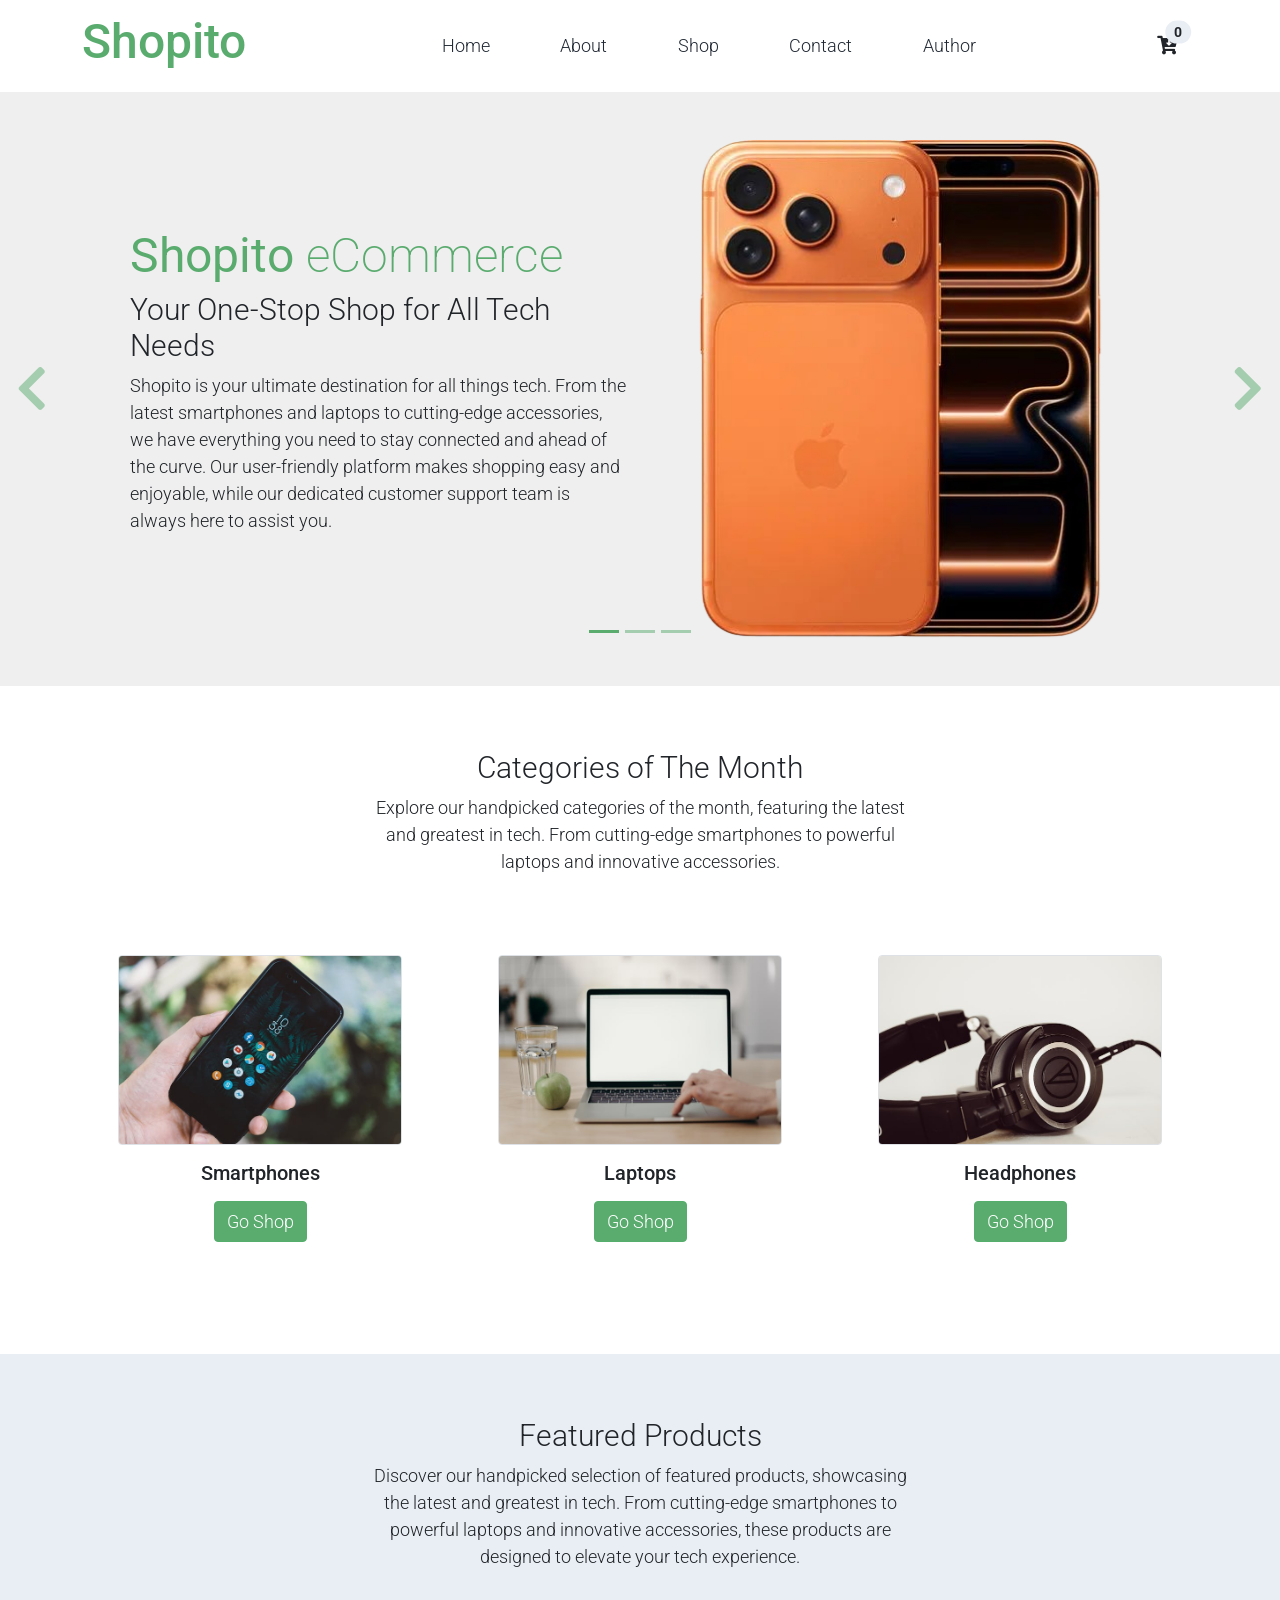
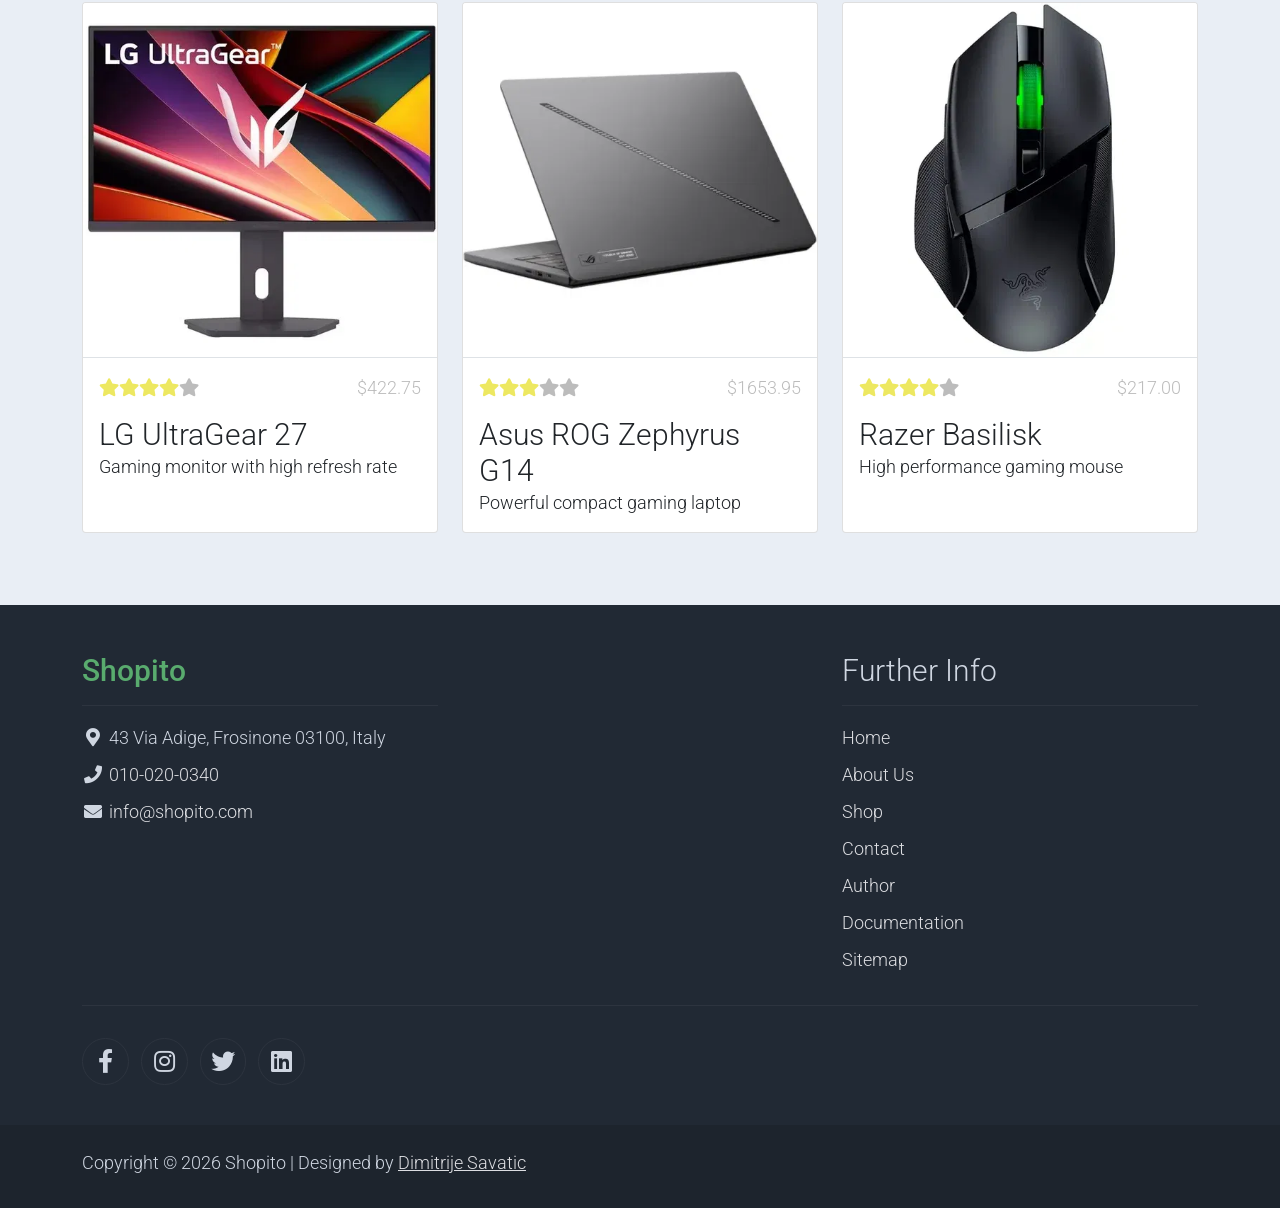
<file: index.html>
<!DOCTYPE html>
<html lang="en">

<head>
    <title>Shopito - Your One-Stop Shop for All Tech Needs</title>
    <meta charset="utf-8">
    <meta name="viewport" content="width=device-width, initial-scale=1">
    <meta name="description"
        content="Discover top-quality tech products at unbeatable prices. Shop the latest gadgets with fast delivery and secure checkout.">

    <link rel="apple-touch-icon" href="assets/img/shopito.png">
    <link rel="shortcut icon" type="image/x-icon" href="assets/img/favicon.ico">

    <link rel="stylesheet" href="assets/css/bootstrap.min.css">
    <link rel="stylesheet" href="assets/css/templatemo.css">
    <link rel="stylesheet" href="assets/css/custom.css">

    <!-- Load fonts style after rendering the layout styles -->
    <link rel="stylesheet"
        href="https://fonts.googleapis.com/css2?family=Roboto:wght@100;200;300;400;500;700;900&display=swap">
    <link rel="stylesheet" href="assets/css/fontawesome.min.css">
</head>

<body>
    <!-- Header -->
    <nav class="navbar navbar-expand-lg navbar-light shadow" id="header">
    </nav>
    <!-- Close Header -->

    <!-- Start Banner Hero -->
    <div id="template-mo-zay-hero-carousel" class="carousel slide" data-bs-ride="carousel">
        <ol class="carousel-indicators">
            <li data-bs-target="#template-mo-zay-hero-carousel" data-bs-slide-to="0" class="active"></li>
            <li data-bs-target="#template-mo-zay-hero-carousel" data-bs-slide-to="1"></li>
            <li data-bs-target="#template-mo-zay-hero-carousel" data-bs-slide-to="2"></li>
        </ol>
        <div class="carousel-inner">
            <div class="carousel-item active">
                <div class="container">
                    <div class="row p-5">
                        <div class="mx-auto col-md-8 col-lg-6 order-lg-last">
                            <img class="img-fluid" src="./assets/img/carousel/1.png" alt="carousel-smartphone">
                        </div>
                        <div class="col-lg-6 mb-0 d-flex align-items-center">
                            <div class="text-align-left align-self-center">
                                <h1 class="h1 text-success"><b>Shopito</b> eCommerce</h1>
                                <h3 class="h2">Your One-Stop Shop for All Tech Needs</h3>
                                <p>
                                    Shopito is your ultimate destination for all things tech. From the latest
                                    smartphones and laptops to cutting-edge accessories, we have everything you need to
                                    stay connected and ahead of the curve. Our user-friendly platform makes shopping
                                    easy and enjoyable, while our dedicated customer support team is always here to
                                    assist you.
                                </p>
                            </div>
                        </div>
                    </div>
                </div>
            </div>
            <div class="carousel-item">
                <div class="container">
                    <div class="row p-5">
                        <div class="mx-auto col-md-8 col-lg-6 order-lg-last">
                            <img class="img-fluid" src="./assets/img/carousel/2.png" alt="carousel-laptop">
                        </div>
                        <div class="col-lg-6 mb-0 d-flex align-items-center">
                            <div class="text-align-left">
                                <h1 class="h1 text-success"><b>Where Technology Meets Convenience</b></h1>
                                <h3 class="h2">Discover the Future of Online Shopping</h3>
                                <p>
                                    At Shopito, we believe that shopping for technology should be as seamless and
                                    enjoyable as using it. That's why we've created a platform that combines the latest
                                    tech products with an intuitive shopping experience. Whether you're looking for the
                                    newest smartphone, a powerful laptop, or innovative accessories, Shopito has you
                                    covered.
                                </p>
                            </div>
                        </div>
                    </div>
                </div>
            </div>
            <div class="carousel-item">
                <div class="container">
                    <div class="row p-5">
                        <div class="mx-auto col-md-8 col-lg-6 order-lg-last">
                            <img class="img-fluid" src="./assets/img/carousel/3.png" alt="carousel-headphones">
                        </div>
                        <div class="col-lg-6 mb-0 d-flex align-items-center">
                            <div class="text-align-left">
                                <h1 class="h1 text-success"><b>Be The First To Know</b></h1>
                                <h3 class="h2">New Products & Special Offers</h3>
                                <p>
                                    Stay ahead of the curve with Shopito's exclusive access to the latest tech products
                                    and special offers. By signing up for our newsletter, you'll be the first to know
                                    about new arrivals, flash sales, and exclusive discounts. Whether you're a tech
                                    enthusiast looking for the newest gadgets or a savvy shopper seeking unbeatable
                                    deals, Shopito has you covered.
                                </p>
                            </div>
                        </div>
                    </div>
                </div>
            </div>
        </div>
        <a class="carousel-control-prev text-decoration-none w-auto ps-3" href="#template-mo-zay-hero-carousel"
            role="button" data-bs-slide="prev">
            <i class="fas fa-chevron-left"></i>
        </a>
        <a class="carousel-control-next text-decoration-none w-auto pe-3" href="#template-mo-zay-hero-carousel"
            role="button" data-bs-slide="next">
            <i class="fas fa-chevron-right"></i>
        </a>
    </div>
    <!-- End Banner Hero -->

    <!-- Start Categories of The Month -->
    <section class="container py-5">
        <div class="row text-center pt-3">
            <div class="col-lg-6 m-auto">
                <h2 class="h2">Categories of The Month</h2>
                <p>
                    Explore our handpicked categories of the month, featuring the latest and greatest in tech. From
                    cutting-edge smartphones to powerful laptops and innovative accessories.
                </p>
            </div>
        </div>
        <div class="row" id="categoriesOfTheMonth">
        </div>
    </section>
    <!-- End Categories of The Month -->

    <!-- Start Featured Product -->
    <section class="bg-light">
        <div class="container py-5">
            <div class="row text-center py-3">
                <div class="col-lg-6 m-auto">
                    <h2 class="h2">Featured Products</h2>
                    <p>
                        Discover our handpicked selection of featured products, showcasing the latest and greatest in
                        tech. From cutting-edge smartphones to powerful laptops and innovative accessories, these
                        products are
                        designed to elevate your tech experience.
                    </p>
                </div>
            </div>
            <div class="row" id="featuredProducts">
            </div>
        </div>
    </section>
    <!-- End Featured Product -->

    <!-- Start Footer -->
    <footer class="bg-dark" id="tempaltemo_footer">
    </footer>
    <button id="backToTop" class="btn btn-success">
        <i class="fas fa-arrow-up"></i>
    </button>
    <!-- End Footer -->

    <!-- Start Script -->
    <script src="assets/js/jquery-1.11.0.min.js"></script>
    <script src="assets/js/jquery-migrate-1.2.1.min.js"></script>
    <script src="assets/js/bootstrap.bundle.min.js"></script>
    <script src="assets/js/templatemo.js"></script>
    <script src="assets/js/main.js"></script>
    <script src="assets/js/index.js"></script>

    <!-- End Script -->
</body>

</html>
</file>
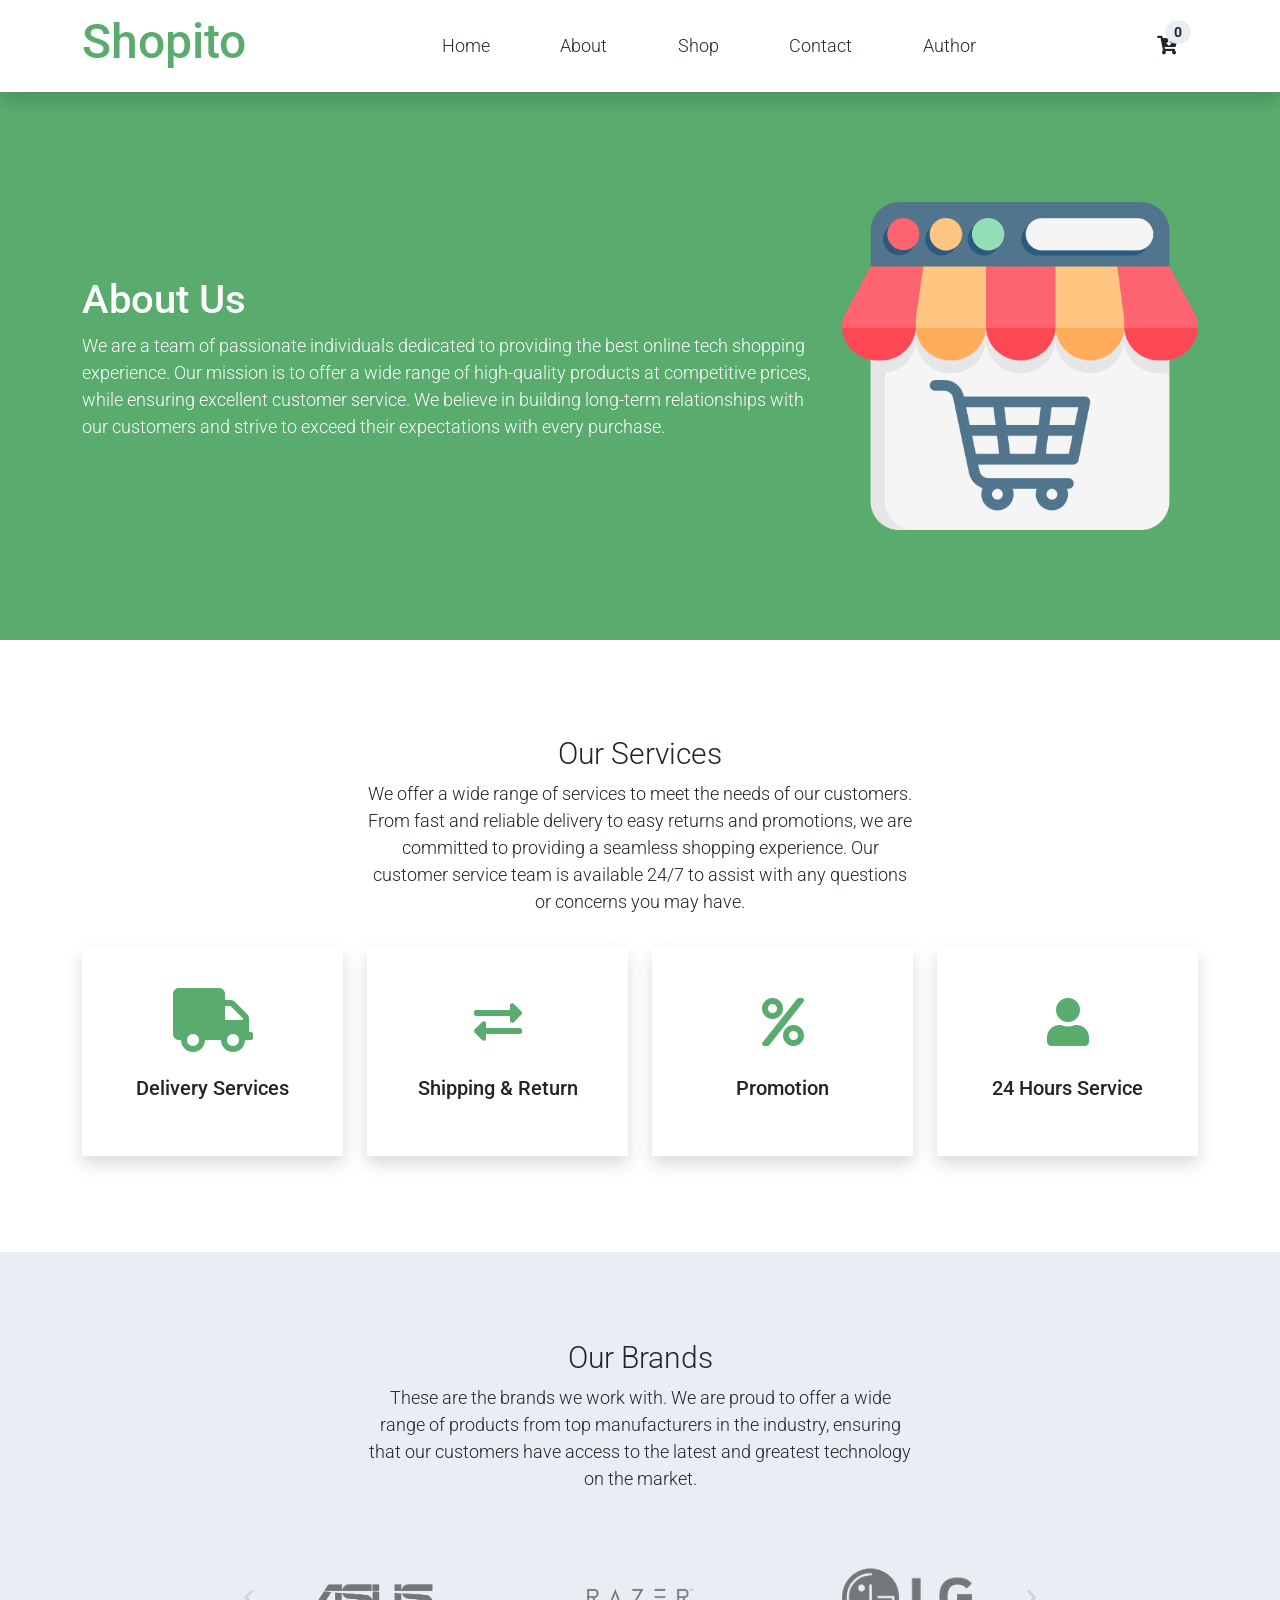
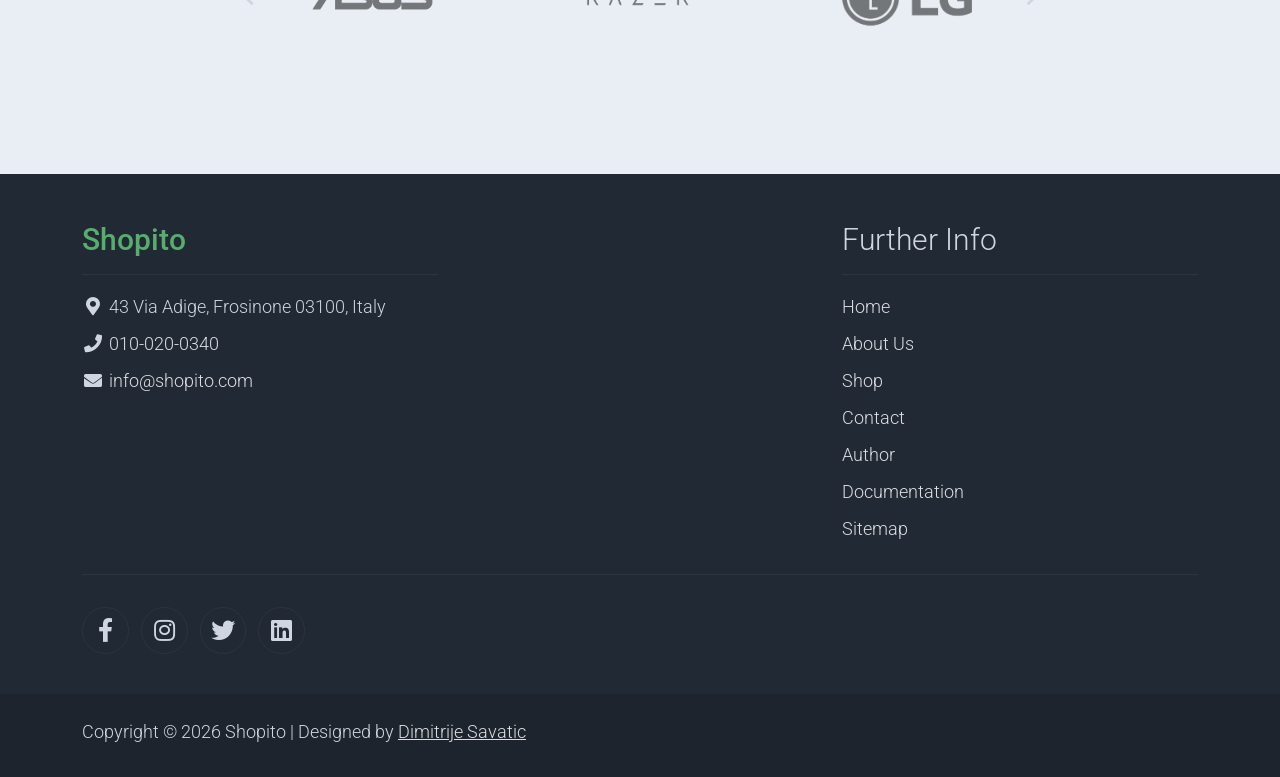
<file: about.html>
<!DOCTYPE html>
<html lang="en">

<head>
    <title>Shopito - About Page</title>
    <meta charset="utf-8">
    <meta name="viewport" content="width=device-width, initial-scale=1">
    <meta name="description"
        content="Learn more about our mission to deliver high-quality tech products with excellent service and customer satisfaction.">

    <link rel="apple-touch-icon" href="assets/img/apple-icon.png">
    <link rel="shortcut icon" type="image/x-icon" href="assets/img/favicon.ico">

    <link rel="stylesheet" href="assets/css/bootstrap.min.css">
    <link rel="stylesheet" href="assets/css/templatemo.css">
    <link rel="stylesheet" href="assets/css/custom.css">

    <!-- Load fonts style after rendering the layout styles -->
    <link rel="stylesheet"
        href="https://fonts.googleapis.com/css2?family=Roboto:wght@100;200;300;400;500;700;900&display=swap">
    <link rel="stylesheet" href="assets/css/fontawesome.min.css">
</head>

<body>
    <!-- Header -->
    <nav class="navbar navbar-expand-lg navbar-light shadow" id="header">
    </nav>
    <!-- Close Header -->

    <section class="bg-success py-5">
        <div class="container">
            <div class="row align-items-center py-5">
                <div class="col-md-8 text-white">
                    <h1>About Us</h1>
                    <p>
                        We are a team of passionate individuals dedicated to providing the best online tech shopping
                        experience. Our mission is to offer a wide range of high-quality products at competitive prices,
                        while ensuring excellent customer service. We believe in building long-term relationships with
                        our customers and strive to exceed their expectations with every purchase.
                    </p>
                </div>
                <div class="col-md-4">
                    <img src="assets/img/about-hero.png" alt="About Hero" class="img-fluid">
                </div>
            </div>
        </div>
    </section>

    <!-- Start Section -->
    <section class="container py-5">
        <div class="row text-center pt-5 pb-3">
            <div class="col-lg-6 m-auto">
                <h2 class="h2">Our Services</h2>
                <p>
                    We offer a wide range of services to meet the needs of our customers. From fast and reliable
                    delivery to easy returns and promotions, we are committed to providing a seamless shopping
                    experience. Our customer service team is available 24/7 to assist with any questions or concerns
                    you may have.
                </p>
            </div>
        </div>
        <div class="row">

            <div class="col-md-6 col-lg-3 pb-5">
                <div class="h-100 py-5 services-icon-wap shadow">
                    <div class="h1 text-success text-center"><i class="fa fa-truck fa-lg"></i></div>
                    <h2 class="h5 mt-4 text-center">Delivery Services</h2>
                </div>
            </div>

            <div class="col-md-6 col-lg-3 pb-5">
                <div class="h-100 py-5 services-icon-wap shadow">
                    <div class="h1 text-success text-center"><i class="fas fa-exchange-alt"></i></div>
                    <h2 class="h5 mt-4 text-center">Shipping & Return</h2>
                </div>
            </div>

            <div class="col-md-6 col-lg-3 pb-5">
                <div class="h-100 py-5 services-icon-wap shadow">
                    <div class="h1 text-success text-center"><i class="fa fa-percent"></i></div>
                    <h2 class="h5 mt-4 text-center">Promotion</h2>
                </div>
            </div>

            <div class="col-md-6 col-lg-3 pb-5">
                <div class="h-100 py-5 services-icon-wap shadow">
                    <div class="h1 text-success text-center"><i class="fa fa-user"></i></div>
                    <h2 class="h5 mt-4 text-center">24 Hours Service</h2>
                </div>
            </div>
        </div>
    </section>
    <!-- End Section -->

    <!-- Start Brands -->
    <section class="bg-light py-5">
        <div class="container my-4">
            <div class="row text-center py-3">
                <div class="col-lg-6 m-auto">
                    <h2 class="h2">Our Brands</h2>
                    <p>
                        These are the brands we work with. We are proud to offer a wide range of products from top
                        manufacturers in the industry, ensuring that our customers have access to the latest and
                        greatest technology on the market.
                    </p>
                </div>
                <div class="col-lg-9 m-auto tempaltemo-carousel">
                    <div class="row d-flex flex-row">
                        <!--Controls-->
                        <div class="col-1 align-self-center">
                            <a class="h1" href="#templatemo-slide-brand" role="button" data-bs-slide="prev">
                                <i class="text-light fas fa-chevron-left"></i>
                            </a>
                        </div>
                        <!--End Controls-->

                        <!--Carousel Wrapper-->
                        <div class="col">
                            <div class="carousel slide carousel-multi-item pt-2 pt-md-0" id="templatemo-slide-brand"
                                data-bs-ride="carousel">
                                <!--Slides-->
                                <div class="carousel-inner product-links-wap" role="listbox">

                                    <!--First slide-->
                                    <div class="carousel-item active">
                                        <div class="row d-flex justify-content-between">
                                            <div class="col-3 p-md-4">
                                                <img class="img-fluid brand-img" src="assets/img/brands/1.png"
                                                    alt="Asus Logo">
                                            </div>
                                            <div class="col-3 p-md-4">
                                                <img class="img-fluid brand-img" src="assets/img/brands/2.png"
                                                    alt="Razer Logo">
                                            </div>
                                            <div class="col-3 p-md-4">
                                                <img class="img-fluid brand-img" src="assets/img/brands/3.png"
                                                    alt="LG Logo">
                                            </div>
                                        </div>
                                    </div>
                                    <!--End First slide-->

                                    <!--Third slide-->
                                    <div class="carousel-item">
                                        <div class="row d-flex justify-content-between">
                                            <div class="col-3 p-md-4">
                                                <img class="img-fluid brand-img" src="assets/img/brands/4.png"
                                                    alt="Samsung Logo">
                                            </div>
                                            <div class="col-3 p-md-4">
                                                <img class="img-fluid brand-img" src="assets/img/brands/5.png"
                                                    alt="Sony Logo">
                                            </div>
                                            <div class="col-3 p-md-4">
                                                <img class="img-fluid brand-img" src="assets/img/brands/6.png"
                                                    alt="Canon Logo">
                                            </div>
                                        </div>
                                    </div>
                                    <!--End Third slide-->

                                </div>
                                <!--End Slides-->
                            </div>
                        </div>
                        <!--End Carousel Wrapper-->

                        <!--Controls-->
                        <div class="col-1 align-self-center">
                            <a class="h1" href="#templatemo-slide-brand" role="button" data-bs-slide="next">
                                <i class="text-light fas fa-chevron-right"></i>
                            </a>
                        </div>
                        <!--End Controls-->
                    </div>
                </div>
            </div>
        </div>
    </section>
    <!--End Brands-->


    <!-- Start Footer -->
    <footer class="bg-dark" id="tempaltemo_footer">
    </footer>
    <button id="backToTop" class="btn btn-success">
        <i class="fas fa-arrow-up"></i>
    </button>
    <!-- End Footer -->

    <!-- Start Script -->
    <script src="assets/js/jquery-1.11.0.min.js"></script>
    <script src="assets/js/jquery-migrate-1.2.1.min.js"></script>
    <script src="assets/js/bootstrap.bundle.min.js"></script>
    <script src="assets/js/templatemo.js"></script>
    <script src="assets/js/main.js"></script>
    <!-- End Script -->
</body>

</html>
</file>
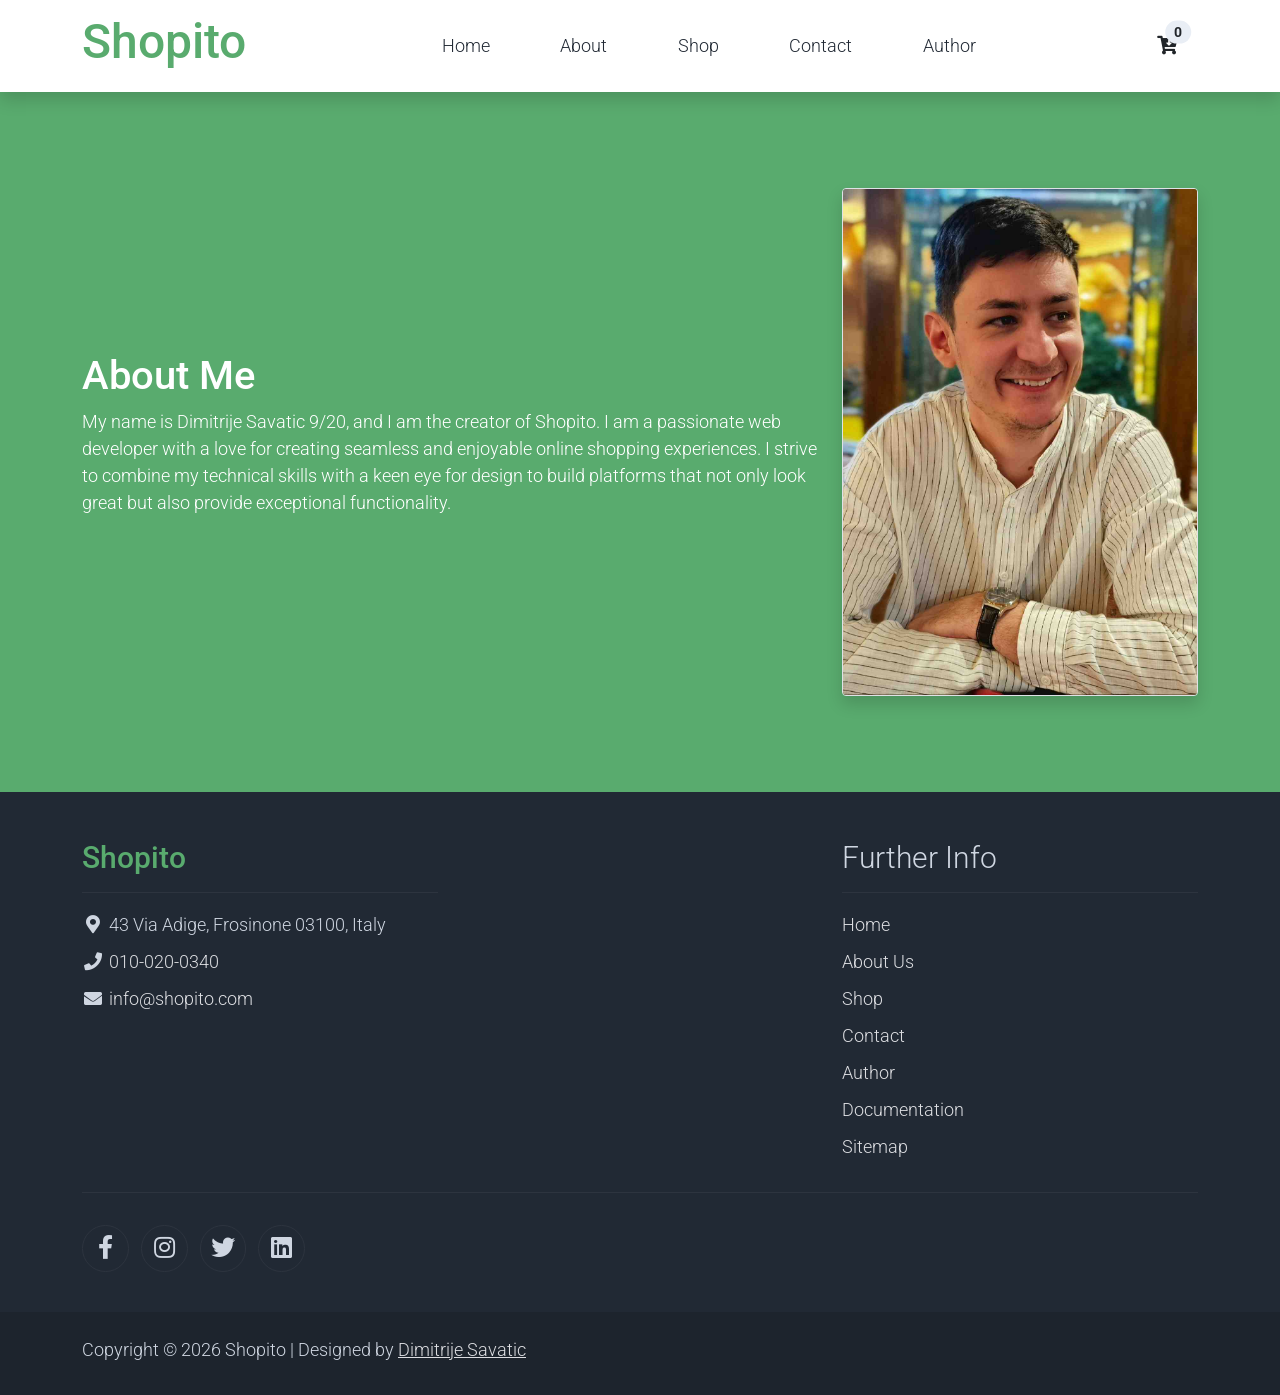
<file: author.html>
<!DOCTYPE html>
<html lang="en">

<head>
    <title>Shopito - Author Page</title>
    <meta charset="utf-8">
    <meta name="viewport" content="width=device-width, initial-scale=1">
    <meta name="description"
        content="Meet the developer behind this e-commerce website. Learn about skills, experience, and passion for building modern web applications.">

    <link rel="apple-touch-icon" href="assets/img/apple-icon.png">
    <link rel="shortcut icon" type="image/x-icon" href="assets/img/favicon.ico">

    <link rel="stylesheet" href="assets/css/bootstrap.min.css">
    <link rel="stylesheet" href="assets/css/templatemo.css">
    <link rel="stylesheet" href="assets/css/custom.css">

    <!-- Load fonts style after rendering the layout styles -->
    <link rel="stylesheet"
        href="https://fonts.googleapis.com/css2?family=Roboto:wght@100;200;300;400;500;700;900&display=swap">
    <link rel="stylesheet" href="assets/css/fontawesome.min.css">
</head>
<body>
    <!-- Header -->
    <nav class="navbar navbar-expand-lg navbar-light shadow" id="header">
    </nav>
    <!-- Close Header -->
    <section class="bg-success py-5">
        <div class="container">
            <div class="row align-items-center py-5">
                <div class="col-md-8 text-white">
                    <h1>About Me</h1>
                    <p>
                        My name is Dimitrije Savatic 9/20, and I am the creator of Shopito. I am a passionate web
                        developer with a love for creating seamless and enjoyable online shopping experiences. I strive
                        to combine my technical skills with a keen eye for design to build platforms that not only look
                        great but also provide exceptional functionality.
                    </p>
                </div>
                <div class="col-md-4">
                    <img src="assets/img/author.jpeg" alt="Author Image" class="img-fluid rounded border shadow">
                </div>
            </div>
        </div>
    </section>
    <!-- Start Footer -->
    <footer class="bg-dark" id="tempaltemo_footer">
    </footer>
    <button id="backToTop" class="btn btn-success">
        <i class="fas fa-arrow-up"></i>
    </button>
    <!-- End Footer -->
    <!-- Start Script -->
    <script src="assets/js/jquery-1.11.0.min.js"></script>
    <script src="assets/js/jquery-migrate-1.2.1.min.js"></script>
    <script src="assets/js/bootstrap.bundle.min.js"></script>
    <script src="assets/js/templatemo.js"></script>
    <script src="assets/js/main.js"></script>
    <!-- End Script -->
</body>
</html>
</file>
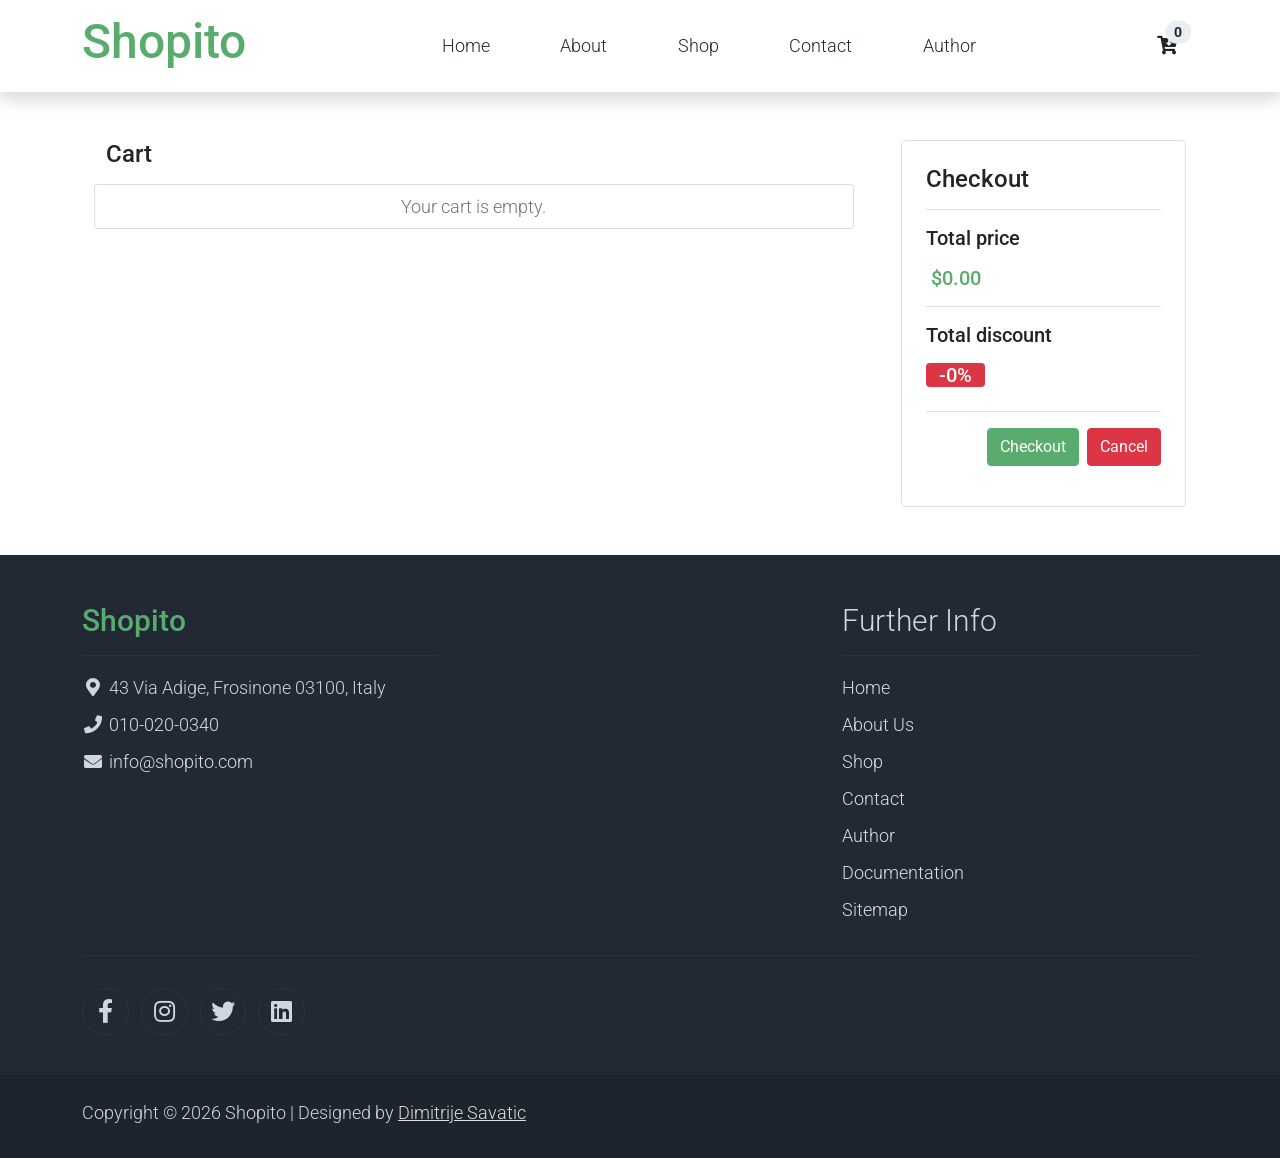
<file: cart.html>
<!DOCTYPE html>
<html lang="en">
<head>
    <title>Shopito - Cart</title>
    <meta charset="utf-8">
    <meta name="viewport" content="width=device-width, initial-scale=1">
    <meta name="description"
        content="Review your selected items and proceed to secure checkout. Fast, simple, and safe shopping experience.">

    <link rel="apple-touch-icon" href="assets/img/apple-icon.png">
    <link rel="shortcut icon" type="image/x-icon" href="assets/img/favicon.ico">

    <link rel="stylesheet" href="assets/css/bootstrap.min.css">
    <link rel="stylesheet" href="assets/css/templatemo.css">
    <link rel="stylesheet" href="assets/css/custom.css">

    <!-- Load fonts style after rendering the layout styles -->
    <link href="https://cdnjs.cloudflare.com/ajax/libs/font-awesome/6.5.0/css/all.min.css" rel="stylesheet">

    <link rel="stylesheet"
        href="https://fonts.googleapis.com/css2?family=Roboto:wght@100;200;300;400;500;700;900&display=swap">
    <link rel="stylesheet" href="assets/css/fontawesome.min.css">
</head>

<body>
    <!-- Header -->
    <nav class="navbar navbar-expand-lg navbar-light shadow" id="header">
    </nav>
    <!-- Close Header -->

    <!-- Start Content -->
    <div class="container py-5">
        <div class="row d-flex justify-content-around">
            <div class="col-lg-8 pr-3">
                <h4 class="mb-3">Cart</h4>
                <div class="row" id="cartContainer">
                </div>
            </div>
            <!-- Checkout Sidebar -->
            <div class="col-lg-3 p-4 border rounded h-100">
                <h4 class="mb-3">Checkout</h4>

                <!-- Total price -->
                <div class="mb-3 border-top pt-3">
                    <h5 class="mb-0">Total price</h5>
                    <h5 id="totalPrice" class="text-success mt-3 w-25 text-center">$0.00</h5>
                </div>


                <!-- Total Discount -->
                <div class="mb-3 border-top pt-3 border-bottom pb-3">
                    <h5 class="mb-0">Total discount</h5>
                    <h5 id="discountPrice" class="text-white text-center mt-3 bg-danger w-25 rounded">-0%</h5>
                </div>


                <div class="d-flex justify-content-end gap-2 mb-3">
                    <button class="btn btn-success" id="checkoutButton">Checkout</button>
                    <button class="btn btn-danger" id="cancelButton">Cancel</button>
                </div>
            </div>
            <!-- End Checkout Sidebar-->
        </div>
    </div>
    <!-- End Content -->

    <!-- Start Footer -->
    <footer class="bg-dark" id="tempaltemo_footer">
    </footer>
    <!-- End Footer -->

    <!-- Back to top button -->
    <button id="backToTop" class="btn btn-success">
        <i class="fas fa-arrow-up"></i>
    </button>
    <!-- End Back to top button -->

    <!-- Start Script -->
    <script src="assets/js/jquery-1.11.0.min.js"></script>
    <script src="assets/js/jquery-migrate-1.2.1.min.js"></script>
    <script src="assets/js/bootstrap.bundle.min.js"></script>
    <script src="assets/js/templatemo.js"></script>
    <script src="assets/js/main.js"></script>
    <script src="assets/js/cart.js"></script>
    <!-- End Script -->
</body>

</html>
</file>
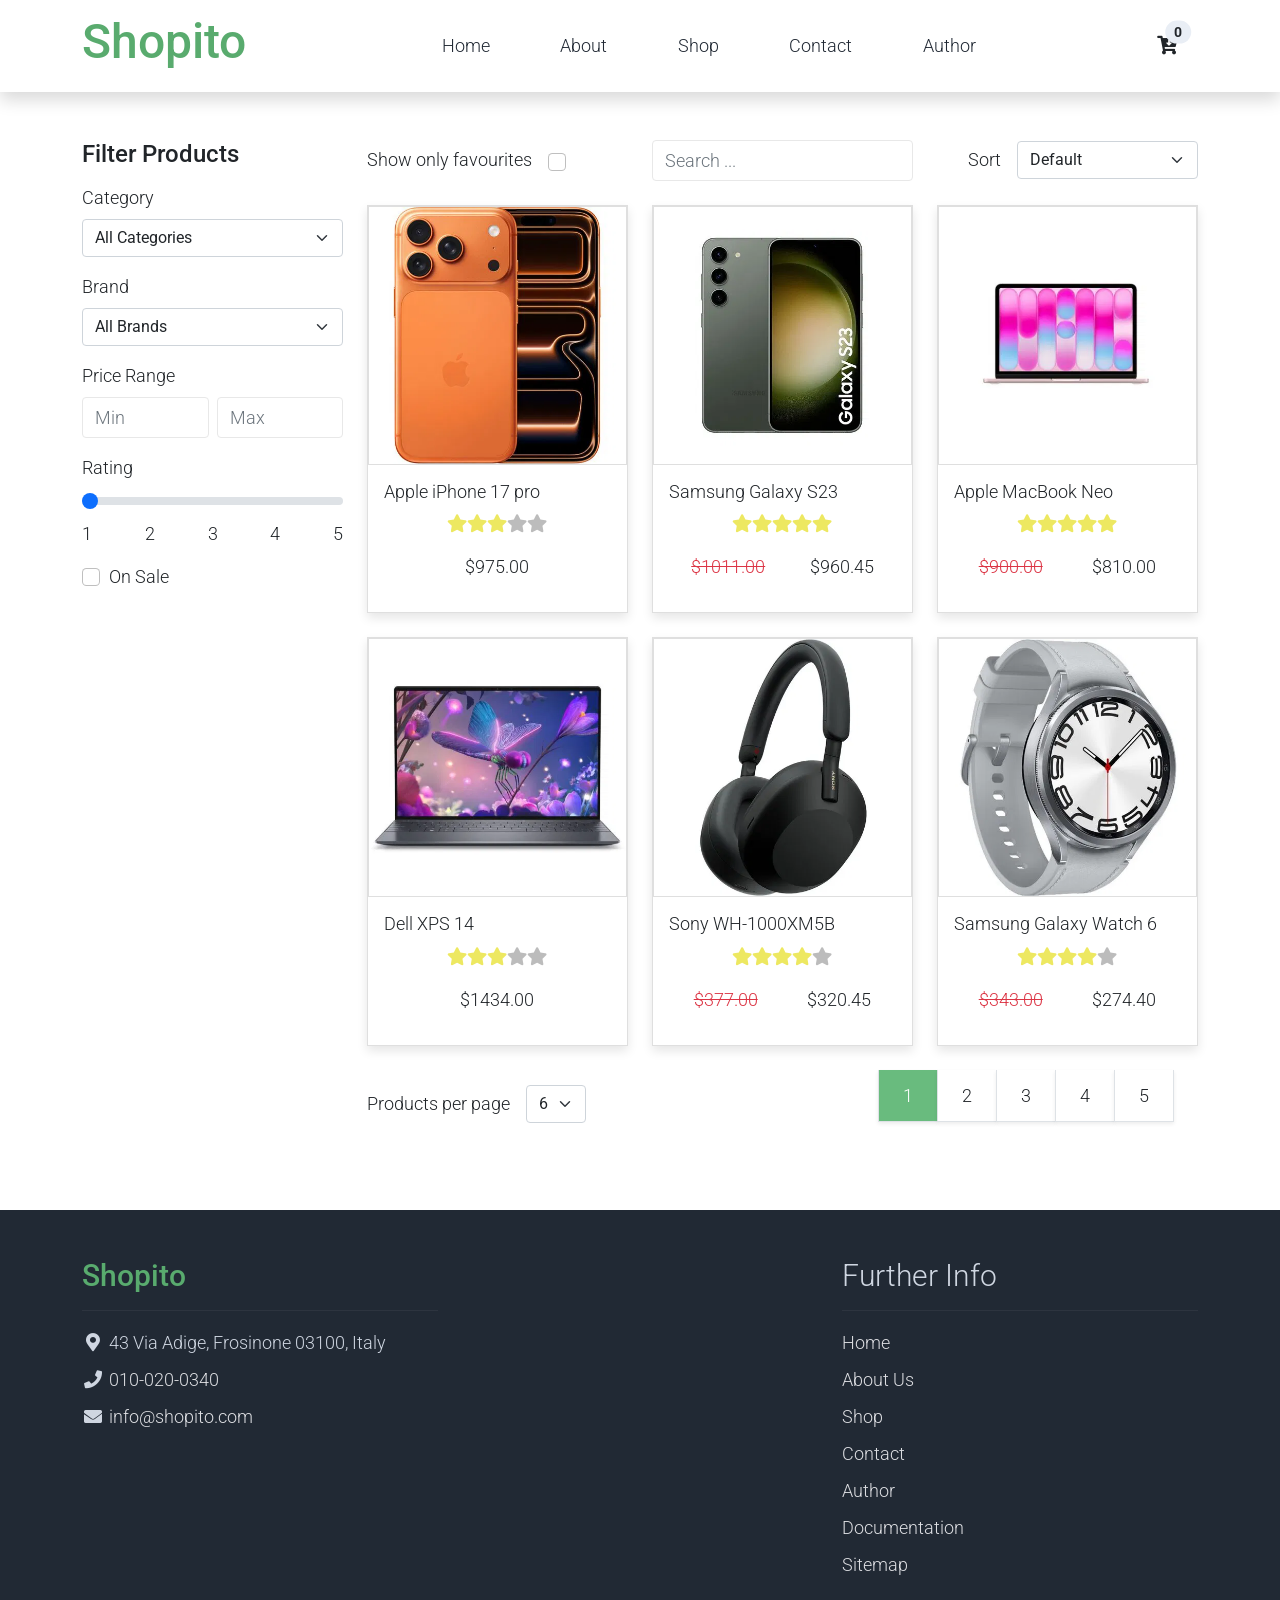
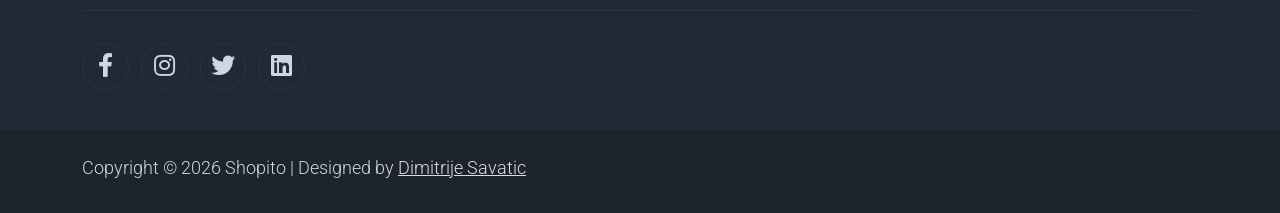
<file: shop.html>
<!DOCTYPE html>
<html lang="en">
<head>
    <title>Shopito - Product Listing Page</title>
    <meta charset="utf-8">
    <meta name="viewport" content="width=device-width, initial-scale=1">
    <meta name="description"
        content="Browse our wide selection of tech products, from smartphones to accessories. Find the best deals and upgrade your gear today.">

    <link rel="apple-touch-icon" href="assets/img/apple-icon.png">
    <link rel="shortcut icon" type="image/x-icon" href="assets/img/favicon.ico">

    <link rel="stylesheet" href="assets/css/bootstrap.min.css">
    <link rel="stylesheet" href="assets/css/templatemo.css">
    <link rel="stylesheet" href="assets/css/custom.css">

    <!-- Load fonts style after rendering the layout styles -->
    <link href="https://cdnjs.cloudflare.com/ajax/libs/font-awesome/6.5.0/css/all.min.css" rel="stylesheet">

    <link rel="stylesheet"
        href="https://fonts.googleapis.com/css2?family=Roboto:wght@100;200;300;400;500;700;900&display=swap">
    <link rel="stylesheet" href="assets/css/fontawesome.min.css">
</head>
<body>
    <!-- Header -->
    <nav class="navbar navbar-expand-lg navbar-light shadow" id="header">
    </nav>
    <!-- Close Header -->

    <!-- Start Content -->
    <div class="container py-5">
        <div class="row">

            <!-- Filter Sidebar -->
            <div class="col-lg-3">
                <h4 class="mb-3">Filter Products</h4>

                <!-- Category -->
                <div class="mb-3">
                    <label class="form-label">Category</label>
                    <select class="form-select" id="categories">
                    </select>
                </div>

                <!-- Brand -->
                <div class="mb-3">
                    <label class="form-label">Brand</label>
                    <select class="form-select" id="brands">
                    </select>
                </div>

                <!-- Price Range -->
                <div class="mb-3">
                    <label class="form-label">Price Range</label>
                    <div class="d-flex gap-2">
                        <input type="number" class="form-control" placeholder="Min" id="minPrice" min="0">
                        <input type="number" class="form-control" placeholder="Max" id="maxPrice" min="0" max="10000">
                    </div>
                </div>

                <!-- Rating Slider -->
                <div class="mb-3">
                    <label class="form-label">Rating</label>
                    <input type="range" class="form-range" min="1" max="5" step="0.5" value="1" class="btn-success"
                        id="rating">
                    <div class="d-flex justify-content-between small">
                        <span>1</span>
                        <span>2</span>
                        <span>3</span>
                        <span>4</span>
                        <span>5</span>
                    </div>
                </div>

                <!-- Discount -->
                <div class="form-check mb-3">
                    <input class="form-check-input" type="checkbox" id="discountedOnly">
                    <label class="form-check-label">
                        On Sale
                    </label>
                </div>
            </div>
            <!-- End Filter Sidebar-->

            <div class="col-lg-9">
                <div class="row d-flex align-items-center justify-content-between mb-4">
                    <div class="col-md-4">
                        <div class="d-flex align-items-center justify-content-start gap-3">
                            <label class="h5 mb-0">Show only favourites</label>
                            <input class="form-check-input" type="checkbox" id="showFavourites">
                        </div>
                    </div>
                    <div class="col-md-4">
                        <div class="input-group d-flex align-items-center justify-content-start gap-3">
                            <input type="text" class="form-control" id="search" name="q" placeholder="Search ...">
                        </div>
                    </div>
                    <div class="col-md-4">
                        <div class="d-flex align-items-center justify-content-end gap-3">
                            <label class="h5 mb-0">Sort</label>
                            <select class="form-select w-auto" id="sortProducts">
                                <option value="">Default</option>
                                <option value="title-asc">A to Z</option>
                                <option value="title-desc">Z to A</option>
                                <option value="price-asc">Price: Low to High</option>
                                <option value="price-desc">Price: High to Low</option>
                                <option value="rating-desc">Rating: High to Low</option>

                            </select>
                        </div>
                    </div>
                </div>
                <div class="row d-flex justify-content-center align-items-center">
                    <div id="loader" style="display:none;">
                        <img src="assets/img/ajax-loader.gif" alt="Loading..." />
                    </div>
                </div>
                <div class="row" id="products">
                </div>
                <div class="row d-flex justify-content-center align-items-center">
                    <div class="col-md-6 d-flex align-items-center justify-content-between">
                        <p id="noResults" class="hidden">There are no products for selected category.</p>
                    </div>
                </div>
                <div class="row">
                    <div class="row d-flex align-items-center justify-content-between mb-4">
                        <div class="col-md-6">
                            <div class="d-flex align-items-center justify-content-start gap-3">
                                <label class="h5 mb-0">Products per page</label>
                                <select class="form-select w-auto" id="productsPerPage">
                                    <option value="6">6</option>
                                    <option value="9">9</option>
                                    <option value="12">12</option>

                                </select>
                            </div>
                        </div>
                        <div class="col-md-6">
                            <div class="d-flex align-items-center justify-content-end gap-3">
                                <ul class="pagination pagination-lg justify-content-end" id="pagination">
                                </ul>
                            </div>
                        </div>
                    </div>
                </div>
            </div>
        </div>
    </div>
    <!-- End Content -->

    <!-- Start Footer -->
    <footer class="bg-dark" id="tempaltemo_footer">
    </footer>
    <button id="backToTop" class="btn btn-success">
        <i class="fas fa-arrow-up"></i>
    </button>
    <!-- End Footer -->

    <!-- Start Script -->
    <script src="assets/js/jquery-1.11.0.min.js"></script>
    <script src="assets/js/jquery-migrate-1.2.1.min.js"></script>
    <script src="assets/js/bootstrap.bundle.min.js"></script>
    <script src="assets/js/templatemo.js"></script>
    <script src="assets/js/shop.js"></script>
    <script src="assets/js/main.js"></script>
    <script src="assets/js/cart.js"></script>
    <!-- End Script -->
</body>

</html>
</file>
<file: assets/css/templatemo.css>
/*

TemplateMo 559 Zay Shop

https://templatemo.com/tm-559-zay-shop

---------------------------------------------
Table of contents
------------------------------------------------
1. Typography
2. General
3. Nav
4. Hero Carousel
5. Accordion
6. Shop
7. Product
8. Carousel Hero
9. Carousel Brand
10. Services
11. Contact map
12. Footer
13. Small devices (landscape phones, 576px and up)
14. Medium devices (tablets, 768px and up)
15. Large devices (desktops, 992px and up)
16. Extra large devices (large desktops, 1200px and up)
--------------------------------------------- */




/* Typography */
body, ul, li, p, a, label, input, div {
  font-family: 'Roboto', sans-serif;
  font-size: 18px !important;
  font-weight: 300 !important;
}
.h1 {
  font-family: 'Roboto', sans-serif;
  font-size: 48px !important;
  font-weight: 200 !important;
}
.h2 {
  font-family: 'Roboto', sans-serif;
  font-size: 30px !important;
  font-weight: 300;
}
.h3 {
  font-family: 'Roboto', sans-serif;
  font-size: 22px !important;
}
/* General */
.logo { font-weight: 500 !important;}
.text-warning {  color: #ede861 !important;}
.text-muted { color: #bcbcbc !important;}
.text-success { color: #59ab6e !important;}
.text-light { color: #cfd6e1 !important;}
.bg-dark { background-color: #212934 !important;}
.bg-light { background-color: #e9eef5 !important;}
.bg-black { background-color: #1d242d !important;}
.bg-success { background-color: #59ab6e !important;}
.btn-success {
  background-color: #59ab6e !important;
  border-color: #56ae6c !important;
}
.pagination .page-link:hover {color: #000;}
.pagination .page-link:hover, .pagination .page-link.active {
  background-color: #69bb7e;
  color: #fff;
}
/* Nav */
#templatemo_nav_top { min-height: 40px;}
#templatemo_nav_top * { font-size: .9em !important;}
#templatemo_main_nav a { color: #212934;}
#templatemo_main_nav a:hover { color: #69bb7e;}
#templatemo_main_nav .navbar .nav-icon { margin-right: 20px;}

/* Hero Carousel */
#template-mo-zay-hero-carousel { background: #efefef !important;}
/* Accordion */
.templatemo-accordion a { color: #000;}
.templatemo-accordion a:hover { color: #333d4a;}
/* Shop */
.shop-top-menu a:hover { color: #69bb7e !important;}
/* Product */
.product-wap { box-shadow: 0px 5px 10px 0px rgba(0, 0, 0, 0.10);}
.product-wap .product-color-dot.color-dot-red { background:#f71515;}
.product-wap .product-color-dot.color-dot-blue { background:#6db4fe;}
.product-wap .product-color-dot.color-dot-black { background:#000000;}
.product-wap .product-color-dot.color-dot-light { background:#e0e0e0;}
.product-wap .product-color-dot.color-dot-green { background:#0bff7e;}
.card.product-wap .card .product-overlay {
  background: rgba(0,0,0,.2);
  visibility: hidden;
  opacity: 0;
  transition: .3s;
}
.card.product-wap:hover .card .product-overlay {
  visibility: visible;
  opacity: 1;
}
.card.product-wap a { color: #000;}
#carousel-related-product .slick-slide:focus { outline: none !important;}
#carousel-related-product .slick-dots li button:before {
  font-size: 15px;
  margin-top: 20px;
}
/* Brand */
.brand-img {
  filter: grayscale(100%);
  opacity: 0.5;
  transition: .5s;
}
.brand-img:hover {
  filter: grayscale(0%);
  opacity: 1;
}
/* Carousel Hero */
#template-mo-zay-hero-carousel .carousel-indicators li {
  margin-top: -50px;
  background-color: #59ab6e;
}
#template-mo-zay-hero-carousel .carousel-control-next i,
#template-mo-zay-hero-carousel .carousel-control-prev i {
  color: #59ab6e !important;
  font-size: 2.8em !important;
}
/* Carousel Brand */
.tempaltemo-carousel .h1 {
  font-size: .5em !important;
  color: #000 !important;
}
/* Services */
.services-icon-wap {transition: .3s;}
.services-icon-wap:hover, .services-icon-wap:hover i {color: #fff;}
.services-icon-wap:hover {background: #69bb7e;}
/* Contact map */
.leaflet-control a, .leaflet-control { font-size: 10px !important;}
.form-control { border: 1px solid #e8e8e8;}
/* Footer */
#tempaltemo_footer a { color: #dcdde1;}
#tempaltemo_footer a:hover { color: #68bb7d;}
#tempaltemo_footer ul.footer-link-list li { padding-top: 10px;}
#tempaltemo_footer ul.footer-icons li {
  width: 2.6em;
  height: 2.6em;
  line-height: 2.6em;
}
#tempaltemo_footer ul.footer-icons li:hover {
  background-color: #cfd6e1;
  transition: .5s;
}
#tempaltemo_footer ul.footer-icons li:hover i {
  color: #212934;
  transition: .5s;
}
#tempaltemo_footer .border-light { border-color: #2d343f !important;}
/*
// Extra small devices (portrait phones, less than 576px)
// No media query since this is the default in Bootstrap
*/
/* Small devices (landscape phones, 576px and up)*/
.product-wap .h3, .product-wap li, .product-wap i, .product-wap p {
  font-size: 12px !important;
}
.product-wap .product-color-dot {
  width: 6px;
  height: 6px;
}

@media (min-width: 576px) {
  .tempaltemo-carousel .h1 { font-size: 1em !important;}
}

/*// Medium devices (tablets, 768px and up)*/
@media (min-width: 768px) {
  #templatemo_main_nav .navbar-nav {max-width: 450px;}
 }

/* Large devices (desktops, 992px and up)*/
@media (min-width: 992px) {
  #templatemo_main_nav .navbar-nav {max-width: 550px;}
  #template-mo-zay-hero-carousel .carousel-item {min-height: 30rem !important;}
  .product-wap .h3, .product-wap li, .product-wap i, .product-wap p {font-size: 18px !important;}
  .product-wap .product-color-dot {
    width: 12px;
    height: 12px;
  }
}

/* Extra large devices (large desktops, 1200px and up)*/
@media (min-width: 1200px) {}
</file>
<file: assets/css/custom.css>
/*
Custom Css
*/
.hidden {
    display: none;
}

#backToTop {
    position: fixed;
    bottom: 30px;
    right: 30px;
    display: none;
    width: 45px;
    height: 45px;
    font-size: 20px;
    align-items: center;
    justify-content: center;
    z-index: 1000;
}

.shop-toast {
    position: fixed;
    top: 16px;
    right: 16px;
    z-index: 1080;
    color: #fff;
    padding: 10px 14px;
    border-radius: 8px;
    box-shadow: 0 8px 20px rgba(0, 0, 0, 0.2);
    opacity: 0;
    transform: translateY(-8px);
    transition: opacity 0.2s ease, transform 0.2s ease;
}

.shop-toast.show {
    opacity: 1;
    transform: translateY(0);
}

.error {
    color: red;
    font-size: 12px;
    display: block;
    margin-top: 4px;
}

input.error-border,
textarea.error-border {
    border: 1px solid red;
}
</file>
